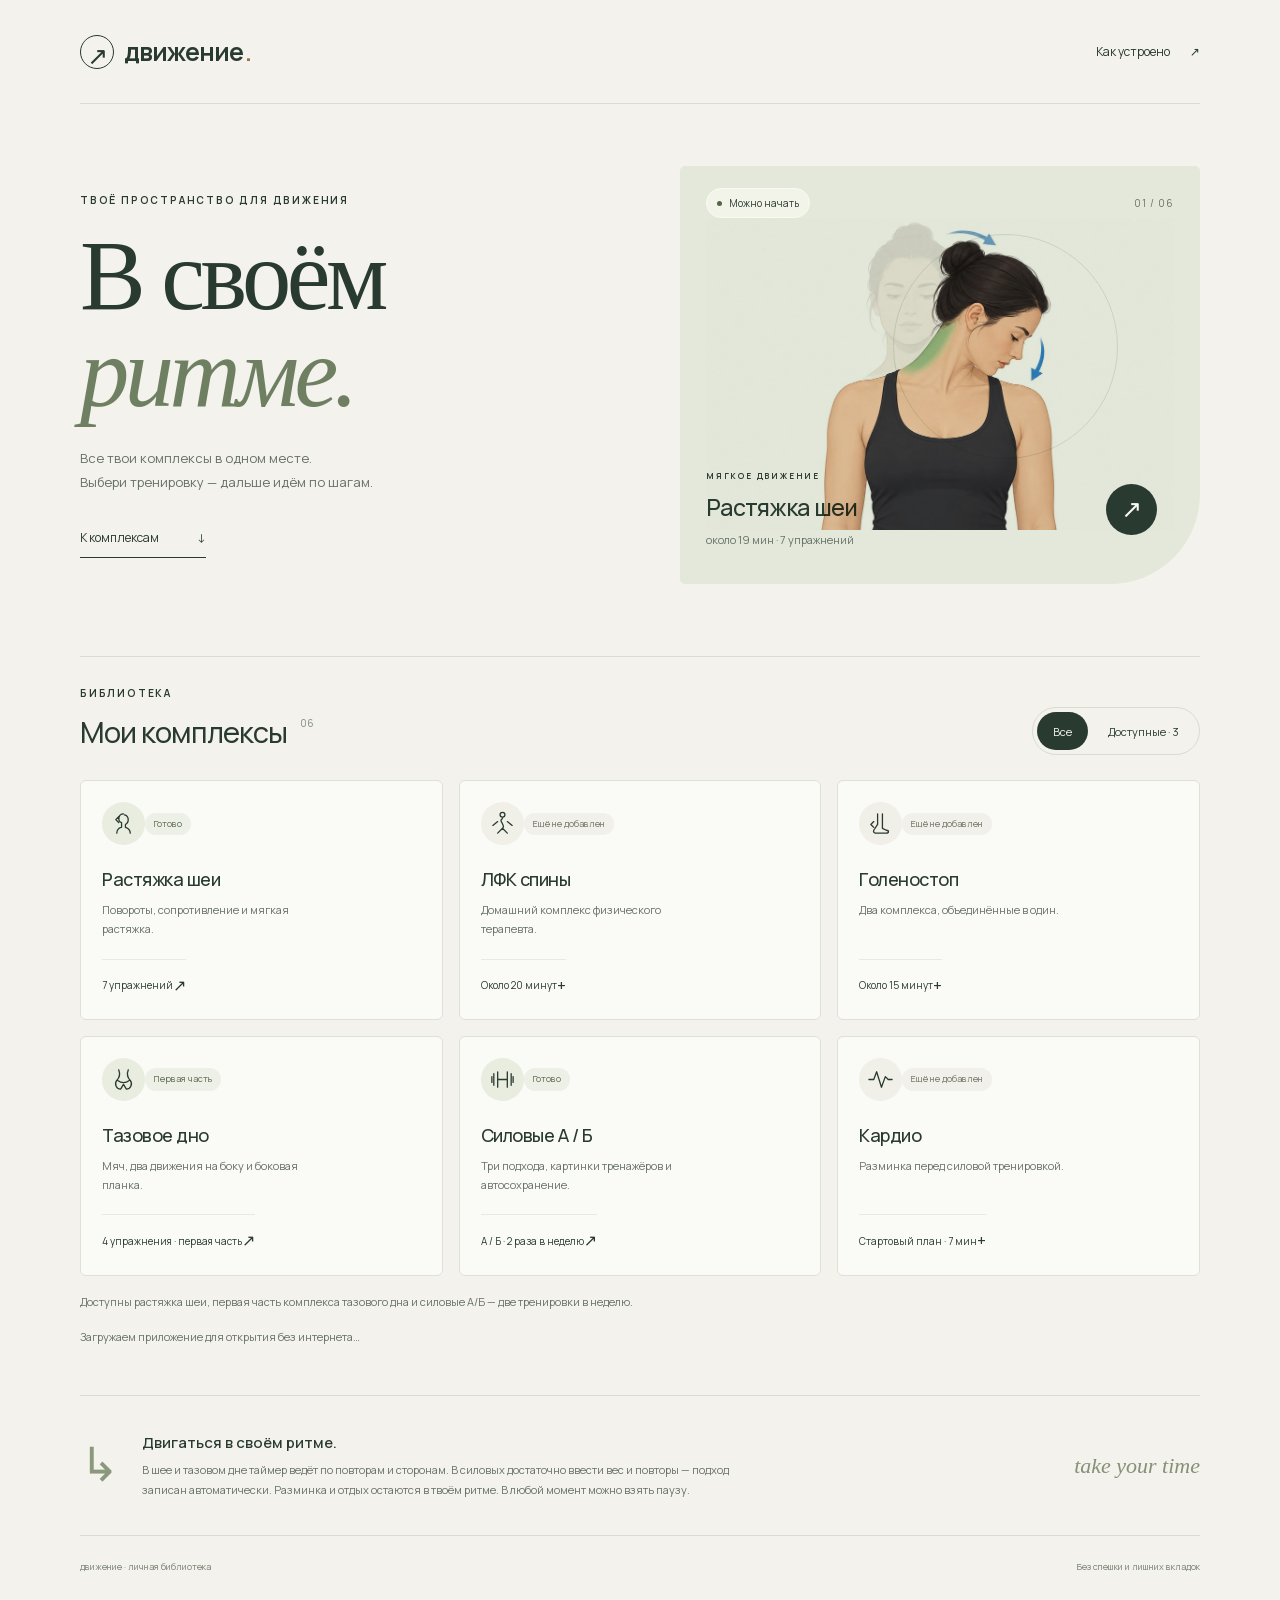
<file: index.html>
<!doctype html>
<html lang="ru">
<head>
  <meta charset="utf-8">
  <meta name="viewport" content="width=device-width, initial-scale=1, viewport-fit=cover">
  <meta name="theme-color" content="#f3f2ec">
  <meta name="apple-mobile-web-app-capable" content="yes">
  <meta name="apple-mobile-web-app-status-bar-style" content="default">
  <meta name="description" content="Личная библиотека комплексов с иллюстрациями, таймерами и звуковыми подсказками.">
  <title>Движение · Мои комплексы</title>
  <link rel="icon" href="icon.svg" type="image/svg+xml">
  <link rel="apple-touch-icon" href="icons/apple-touch-icon.png">
  <link rel="manifest" href="manifest.webmanifest">
  <link rel="stylesheet" href="style.css">
</head>
<body>
  <div id="library">
    <header class="topbar wrap">
      <a class="brand" href="#" aria-label="Движение — к комплексам"><span class="brand-symbol" aria-hidden="true">↗</span> движение<span class="brand-dot">.</span></a>
      <button class="quiet about-trigger">Как устроено <span aria-hidden="true">↗</span></button>
    </header>
    <main class="wrap">
      <section class="intro" aria-labelledby="intro-title">
        <div class="intro-copy">
          <p class="eyebrow">Твоё пространство для движения</p>
          <h1 id="intro-title">В своём<br><em>ритме.</em></h1>
          <p class="intro-text">Все твои комплексы в одном месте.<br>Выбери тренировку — дальше идём по шагам.</p>
          <a class="text-link" href="#complexes">К комплексам <span aria-hidden="true">↓</span></a>
        </div>
        <div class="feature">
          <div class="feature-top"><span class="pill"><i></i> Можно начать</span><span class="feature-number">01 / 06</span></div>
          <div class="feature-art"><span class="orbit" aria-hidden="true"></span><img src="assets/0b8dd18d-023c-4bc6-8fbe-576c2a634560.jpg" alt="Иллюстрация из комплекса: поворот головы с наклоном подбородка"></div>
          <div class="feature-bottom"><div><p class="eyebrow">Мягкое движение</p><h2>Растяжка шеи</h2><p class="meta"><span data-neck-duration>…</span> · 7 упражнений</p></div><button class="round start-neck" aria-label="Открыть комплекс растяжки шеи">↗</button></div>
        </div>
      </section>
      <section id="complexes" class="complexes" aria-labelledby="complexes-title">
        <div class="section-heading"><div><p class="eyebrow">Библиотека</p><h2 id="complexes-title">Мои комплексы<span class="count">06</span></h2></div><div class="filters" role="group" aria-label="Фильтр комплексов"><button class="filter active" data-filter="all" aria-pressed="true">Все</button><button class="filter" data-filter="ready" aria-pressed="false">Доступные · 3</button></div></div>
        <div class="grid" id="cards"></div>
        <p class="library-note">Доступны растяжка шеи, первая часть комплекса тазового дна и силовые А/Б — две тренировки в неделю.</p>
        <p class="library-note" id="offline-status" role="status">Загружаем приложение для открытия без интернета…</p>
      </section>
      <section class="note"><span class="note-mark" aria-hidden="true">↳</span><div><h2>Двигаться в своём ритме.</h2><p>В шее и тазовом дне таймер ведёт по повторам и сторонам. В силовых достаточно ввести вес и повторы — подход записан автоматически. Разминка и отдых остаются в твоём ритме. В любой момент можно взять паузу.</p></div><span class="note-sign" aria-hidden="true">take your time</span></section>
    </main>
    <footer class="wrap"><span>движение · личная библиотека</span><span>Без спешки и лишних вкладок</span></footer>
  </div>
  <section id="session" hidden aria-label="Тренировка">
    <header class="session-header"><button id="back" class="quiet">← К комплексам</button><span id="session-title">Растяжка шеи</span><span class="session-badge">Твой комплекс</span></header>
    <iframe id="player" title="Интерактивный комплекс растяжки шеи" allow="autoplay; screen-wake-lock" src="about:blank"></iframe>
  </section>
  <dialog id="details" aria-labelledby="detail-title"><button class="close" aria-label="Закрыть">×</button><p class="eyebrow" id="detail-tag">О комплексе</p><h2 id="detail-title"></h2><p id="detail-text"></p><div id="detail-extra"></div><button class="primary close-detail">Понятно</button></dialog>
  <dialog id="exit" aria-labelledby="exit-title"><p class="eyebrow">Тренировка на паузе</p><h2 id="exit-title">Вернуться к комплексам?</h2><p id="exit-copy">Текущий отсчёт сбросится. Если хочешь продолжить, останься на тренировке.</p><button class="primary" id="stay">Остаться</button><button class="quiet" id="leave">К комплексам</button></dialog>
  <script src="app.js"></script>
</body>
</html>
</file>
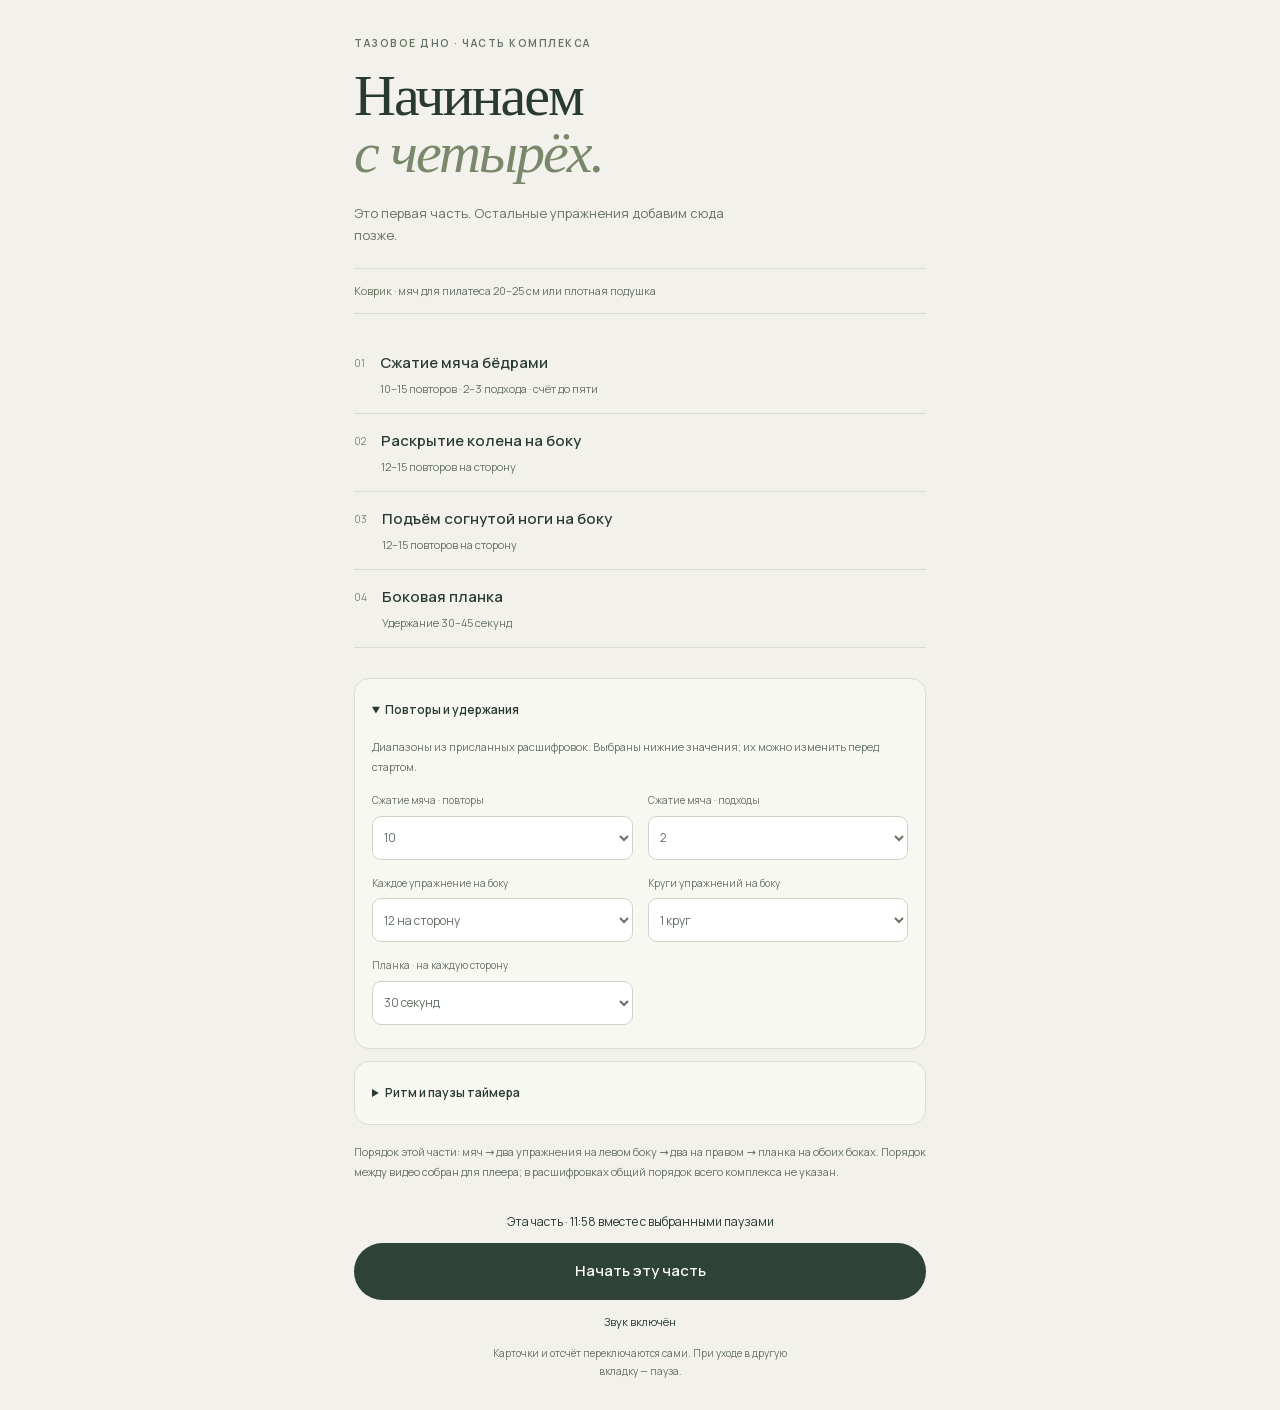
<file: pelvic.html>
<!doctype html>
<html lang="ru"><head><meta charset="utf-8"><meta name="viewport" content="width=device-width, initial-scale=1, viewport-fit=cover"><title>Тазовое дно · Первая часть</title><link rel="stylesheet" href="pelvic.css"></head>
<body>
<main id="pelvic-app">
  <section id="setup" class="page">
    <p class="eyebrow">Тазовое дно · Часть комплекса</p>
    <h1>Начинаем<br><em>с четырёх.</em></h1>
    <p class="lead">Это первая часть. Остальные упражнения добавим сюда позже.</p>
    <p class="equipment">Коврик · мяч для пилатеса 20–25 см или плотная подушка</p>
    <ol class="exercise-list" id="exercise-list"></ol>
    <details class="settings" open><summary>Повторы и удержания</summary><p class="settings-note">Диапазоны из присланных расшифровок. Выбраны нижние значения; их можно изменить перед стартом.</p>
      <div class="fields">
        <label>Сжатие мяча · повторы<select name="squeezeReps"><option value="10">10</option><option value="12">12</option><option value="15">15</option></select></label>
        <label>Сжатие мяча · подходы<select name="squeezeSets"><option value="2">2</option><option value="3">3</option></select></label>
        <label>Каждое упражнение на боку<select name="hipReps"><option value="12">12 на сторону</option><option value="15">15 на сторону</option></select></label>
        <label>Круги упражнений на боку<select name="hipRounds"><option value="1">1 круг</option><option value="2">2 круга · необязательно</option></select></label>
        <label>Планка · на каждую сторону<select name="plankSeconds"><option value="30">30 секунд</option><option value="45">45 секунд</option></select></label>
      </div>
    </details>
    <details class="settings"><summary>Ритм и паузы таймера</summary><p class="settings-note">Эти интервалы — настройки плеера: точного темпа и секунд отдыха в тексте нет. Счёт до пяти при сжатии мяча отображается как 5 секунд. Для планки здесь одно удержание на каждом боку; число подходов в записи не задано.</p>
      <div class="fields">
        <label>Движение на боку · один повтор<select name="repSeconds"><option value="4">4 секунды</option><option value="6" selected>6 секунд</option><option value="8">8 секунд</option></select></label>
        <label>Расслабление после сжатия<select name="releaseSeconds"><option value="3">3 секунды</option><option value="5" selected>5 секунд</option><option value="8">8 секунд</option></select></label>
        <label>Отдых и смена стороны<select name="restSeconds"><option value="15">15 секунд</option><option value="20" selected>20 секунд</option><option value="30">30 секунд</option></select></label>
        <label>Подготовка к упражнению<select name="prepSeconds"><option value="5">5 секунд</option><option value="10" selected>10 секунд</option><option value="15">15 секунд</option></select></label>
      </div>
    </details>
    <p class="sequence-note">Порядок этой части: мяч → два упражнения на левом боку → два на правом → планка на обоих боках. Порядок между видео собран для плеера; в расшифровках общий порядок всего комплекса не указан.</p>
    <div class="start-panel"><p id="duration"></p><button class="primary" id="start">Начать эту часть</button><button class="text-button sound-toggle">Звук включён</button><p class="small">Карточки и отсчёт переключаются сами. При уходе в другую вкладку — пауза.</p></div>
  </section>
  <section id="workout" hidden>
    <header class="progress-header"><div><span id="progress-label"></span><button id="stop" class="text-button">Стоп</button></div><div class="progress"><span id="progress-fill"></span></div></header>
    <div class="workout-content"><article class="exercise-card"><div id="illustration" class="illustration"></div><div class="card-body"><p class="eyebrow" id="exercise-tag"></p><h2 id="exercise-title"></h2><p class="dose" id="exercise-dose"></p><p class="side" id="side"></p><details id="technique"><summary>Техника выполнения</summary><ol id="steps"></ol><p id="exercise-note" class="small"></p><button id="source" class="text-button">Текст из записи ↗</button></details></div></article></div>
    <footer class="controls"><div class="timer-row"><div id="timer-ring" class="timer-ring"><span id="seconds">0</span></div><div class="timer-copy"><p id="phase"></p><h3 id="cue"></h3><p id="repetition"></p><p id="hint"></p></div></div><div class="transport"><button class="circle" id="prev" aria-label="Предыдущий блок">↤</button><button class="play" id="pause" aria-label="Пауза">Ⅱ</button><button class="circle" id="next" aria-label="Следующий блок">↦</button><button class="text-button sound-toggle" aria-label="Управление звуком">Звук включён</button></div><p class="part-label">Первая часть · остальные упражнения ещё не добавлены</p><div id="announcer" class="sr-only" aria-live="polite" aria-atomic="true"></div></footer>
  </section>
  <section id="done" class="page done" hidden><span class="done-icon" aria-hidden="true">✓</span><p class="eyebrow">Первая часть завершена</p><h1>На этом<br><em>пока всё.</em></h1><p class="lead">Это все добавленные упражнения этой части. Остальной комплекс появится здесь позже.</p><button class="primary" id="again">К настройкам</button></section>
</main>
<dialog id="source-dialog" aria-labelledby="source-title"><button id="source-close" class="text-button close" aria-label="Закрыть">×</button><p class="eyebrow">Присланная расшифровка</p><h2 id="source-title"></h2><p class="small">Дата в отчёте: 28.10.2026. Получено 03.11.2026. Само видео не просматривалось.</p><pre id="source-text"></pre></dialog>
<dialog id="stop-dialog" aria-labelledby="stop-title"><h2 id="stop-title">Остановить эту часть?</h2><p>Можно вернуться к настройкам или продолжить с текущего места.</p><button class="primary" id="keep">Продолжить</button><button class="text-button" id="reset">К настройкам</button></dialog>
<script src="pelvic-plan.js"></script><script src="pelvic-sources.js"></script><script src="pelvic.js"></script>
</body></html>
</file>
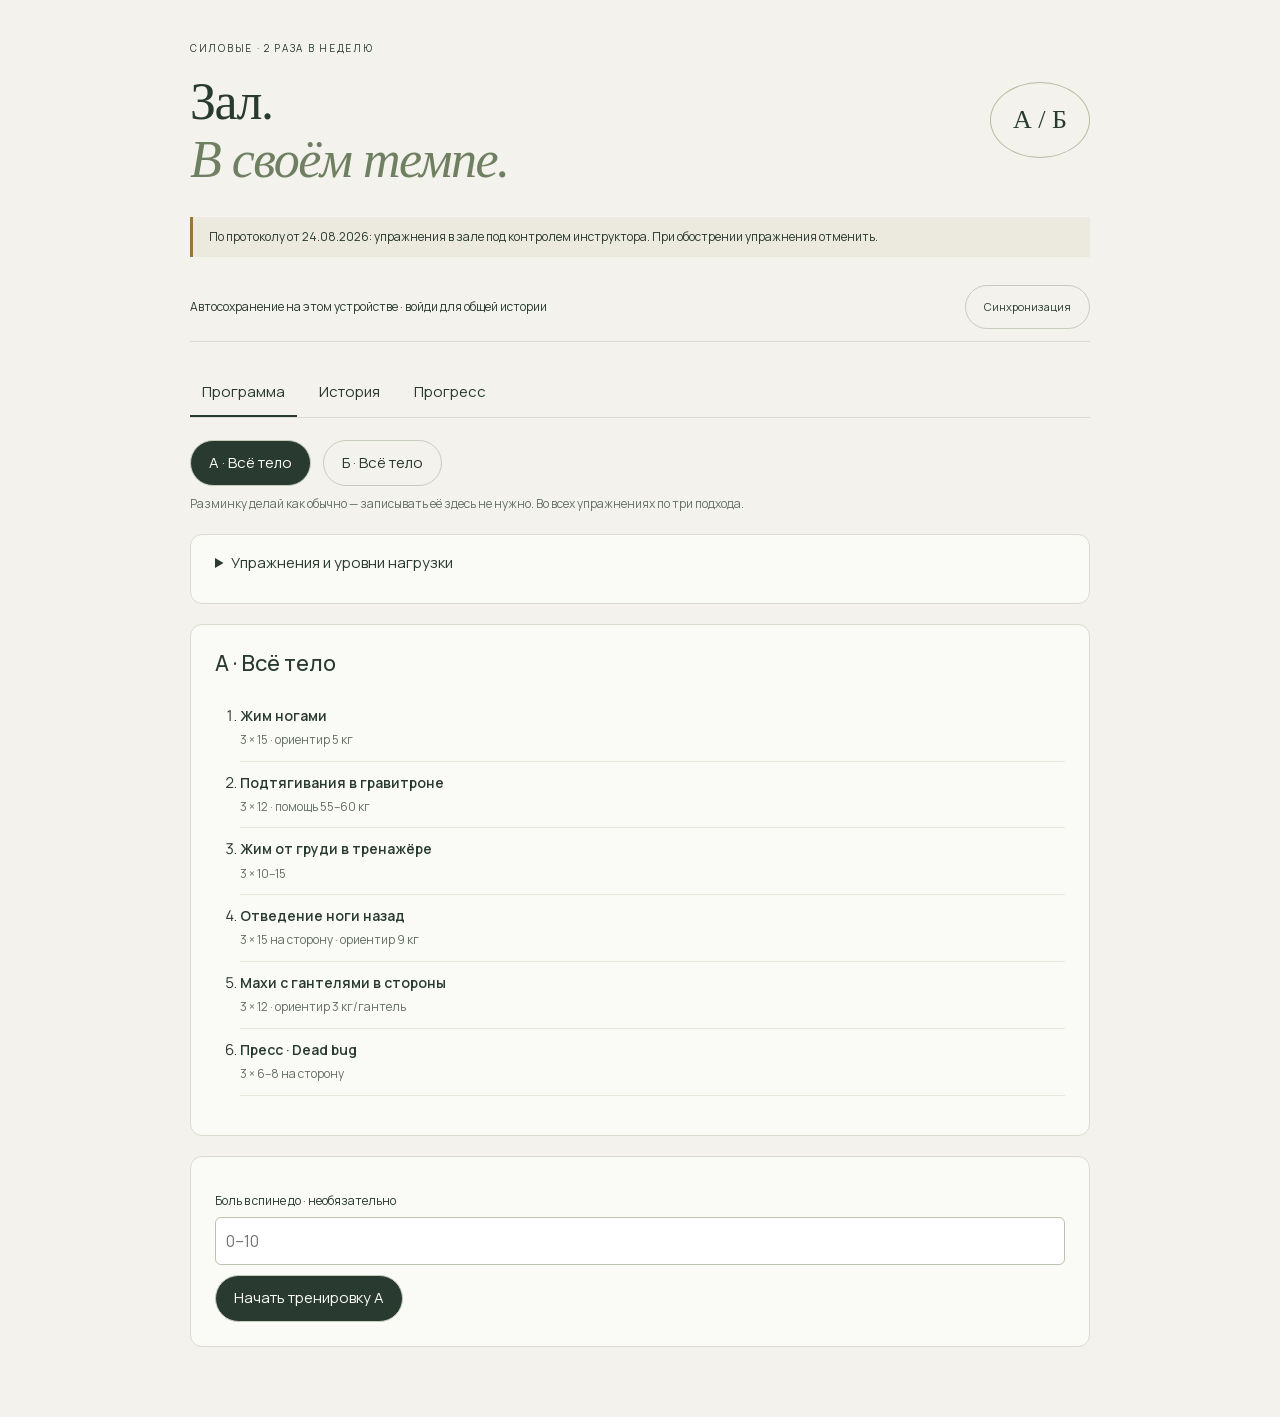
<file: strength.html>
<!doctype html>
<html lang="ru"><head><meta charset="utf-8"><meta name="viewport" content="width=device-width,initial-scale=1,viewport-fit=cover"><title>Силовые А / Б · Движение</title><link rel="stylesheet" href="strength.css"></head>
<body><main>
<header class="heading"><div><p class="eyebrow">Силовые · 2 раза в неделю</p><h1>Зал.<br><em>В своём темпе.</em></h1></div><span class="stamp">А / Б</span></header>
<p class="protocol">По протоколу от 24.08.2026: упражнения в зале под контролем инструктора. При обострении упражнения отменить.</p>
<div class="save-bar"><span id="save-status" role="status">Открываем записи…</span><button id="account-open">Синхронизация</button></div>
<p id="storage-warning" class="warning" role="alert" hidden></p>
<nav aria-label="Разделы силовых"><button data-view="plan" aria-current="page">Программа</button><button data-view="history">История</button><button data-view="progress">Прогресс</button></nav>
<section id="plan-view">
<div class="day-picker" role="group" aria-label="Тренировка"><button data-day="A" aria-pressed="true">А · Всё тело</button><button data-day="B" aria-pressed="false">Б · Всё тело</button></div>
<p class="muted">Разминку делай как обычно — записывать её здесь не нужно. Во всех упражнениях по три подхода.</p>
<details class="panel" id="settings"><summary>Упражнения и уровни нагрузки</summary><div id="alternatives"><label>Вертикальная тяга в А<select id="pull-variant"><option value="gravitron">Гравитрон · из записи тренера</option><option value="vertical">Верхний блок · прежний вариант</option></select></label><label>Ягодичный блок в А<select id="glute-variant"><option value="kickback">Отведение ноги назад · из записи тренера</option><option value="bridge">Ягодичный мост</option><option value="abduction">Разведение ног в тренажёре</option></select></label></div><div class="fields"><label>Смит<select id="smith-level"></select></label><label>Гиперэкстензия<select id="hyper-level"></select></label></div><p class="muted">Один вариант на блок. Уровни меняются только вручную; вес грифа в Смите не учитывается.</p></details>
<section class="panel"><h2 id="plan-title"></h2><ol id="exercise-list"></ol></section>
<section class="panel" id="start-panel"><label>Боль в спине до · необязательно<input id="pain-before" type="number" min="0" max="10" step="1" placeholder="0–10"></label><button id="start" class="primary" disabled>Начать тренировку А</button><button id="resume" hidden>Продолжить занятие</button></section>
</section>
<section id="workout-view" hidden>
<div class="session-top"><p id="position" class="eyebrow"></p><button id="finish-open">К итогу</button></div>
<section class="panel workout-card"><p id="exercise-tag" class="eyebrow"></p><h2 id="exercise-title"></h2><div id="exercise-art" class="exercise-art" role="img"></div><p class="image-caption">Схема типа оборудования. В твоём зале модель и крепления могут отличаться.</p><p id="exercise-target"></p><details><summary>Как узнать и выполнить</summary><p id="exercise-note" class="muted"></p></details><p id="previous" class="previous"></p><p id="load-note" class="muted"></p><div id="sets"></div><p id="exercise-status" class="muted" role="status"></p></section>
<div class="session-actions"><button id="prev">← Назад</button><button id="next" class="primary">Дальше →</button><button id="skip">Пропустить это упражнение</button></div>
<p class="muted">Ввела фактические вес и повторы — подход записан. Пустые поля не считаются выполнением. Подсказки в полях — только ориентиры.</p>
</section>
<section id="finish-view" class="panel" hidden><p class="eyebrow">После занятия</p><h2>Как себя чувствуешь?</h2><p id="completion-summary"></p><div class="fields"><label>Боль после · необязательно<input id="pain-after" type="number" min="0" max="10" step="1" placeholder="0–10"></label><label>Тяжесть · необязательно<input id="effort" type="number" min="1" max="10" step="1" placeholder="1–10"></label></div><label>Заметка<textarea id="session-note" rows="2" maxlength="2000" placeholder="Если хочется что-то отметить"></textarea></label><button id="save-session" class="primary">Завершить тренировку</button><button id="return-workout">К упражнениям</button><p class="muted">Всё введённое уже сохраняется — даже если закрыть занятие раньше.</p></section>
<section id="history-view" hidden><div class="section-top"><h2>История</h2><button id="export">Скачать копию</button></div><p id="history-storage" class="muted"></p><details class="panel"><summary>Не вижу прошлые тренировки</summary><p>Прежняя версия сохраняла записи только в том браузере и на том устройстве, где ты занималась. На iPhone Safari, в другом браузере и при открытии HTML-файла это разные копии. Кроме того, незавершённое занятие раньше не отображалось в истории.</p><p>Здесь показаны и незавершённые занятия. Если прошлые записи остались в другом браузере, открой тренажёр там, скачай копию и восстанови её здесь. Мы не можем восстановить данные, которые браузер уже удалил.</p><label>Восстановить из копии<input id="import" type="file" accept="application/json,.json"></label></details><div id="history-list"></div></section>
<section id="progress-view" hidden><h2>Прогресс</h2><p id="weekly-count" class="muted"></p><label>Упражнение<select id="progress-exercise"></select></label><p class="muted">Только фактически записанные подходы. В гравитроне указан вес помощи: меньше помощи — сложнее. Килограммы разных тренажёров между собой не сравниваем.</p><div class="table-scroll"><table><thead><tr><th>Дата</th><th>Подходы</th><th>Боль до → после</th><th>Следующее утро</th></tr></thead><tbody id="progress-rows"></tbody></table></div></section>
<p id="notice" role="status"></p>
</main>
<dialog id="account-dialog"><button id="account-close" class="close" aria-label="Закрыть">×</button><p class="eyebrow">Твои записи</p><h2>Одна история на всех устройствах</h2><p id="cloud-status"></p><div id="auth-form"><label>Email<input id="auth-email" type="email" autocomplete="email" placeholder="Твой email"></label><button id="auth-send" class="primary">Прислать ссылку для входа</button><details><summary>Ввести код из письма</summary><label>Код<input id="auth-code" inputmode="numeric" autocomplete="one-time-code"></label><button id="auth-verify">Войти по коду</button></details></div><div id="auth-connected" hidden><p id="auth-name"></p><button id="cloud-sync" class="primary">Синхронизировать</button><button id="cloud-import" hidden>Перенести записи этого браузера в базу</button><button id="auth-out">Выйти</button></div><p class="muted">Записи защищены входом. Без сети остаётся копия на устройстве; статус покажет, когда изменения дошли до базы. Для телефона и компьютера используй один email.</p></dialog>
<dialog id="skip-dialog"><h2>Пропустить упражнение?</h2><p>В нём уже есть введённые подходы. Они останутся в истории; упражнение будет помечено как пропущенное и не войдёт в прогресс.</p><button id="skip-confirm" class="primary">Пропустить</button><button id="skip-cancel">Оставить</button></dialog>
<script src="strength-plan.js"></script><script src="strength-core.js"></script><script src="strength-store.js"></script><script src="strength-config.js"></script><script src="strength-cloud.js"></script><script src="strength.js"></script>
</body></html>
</file>
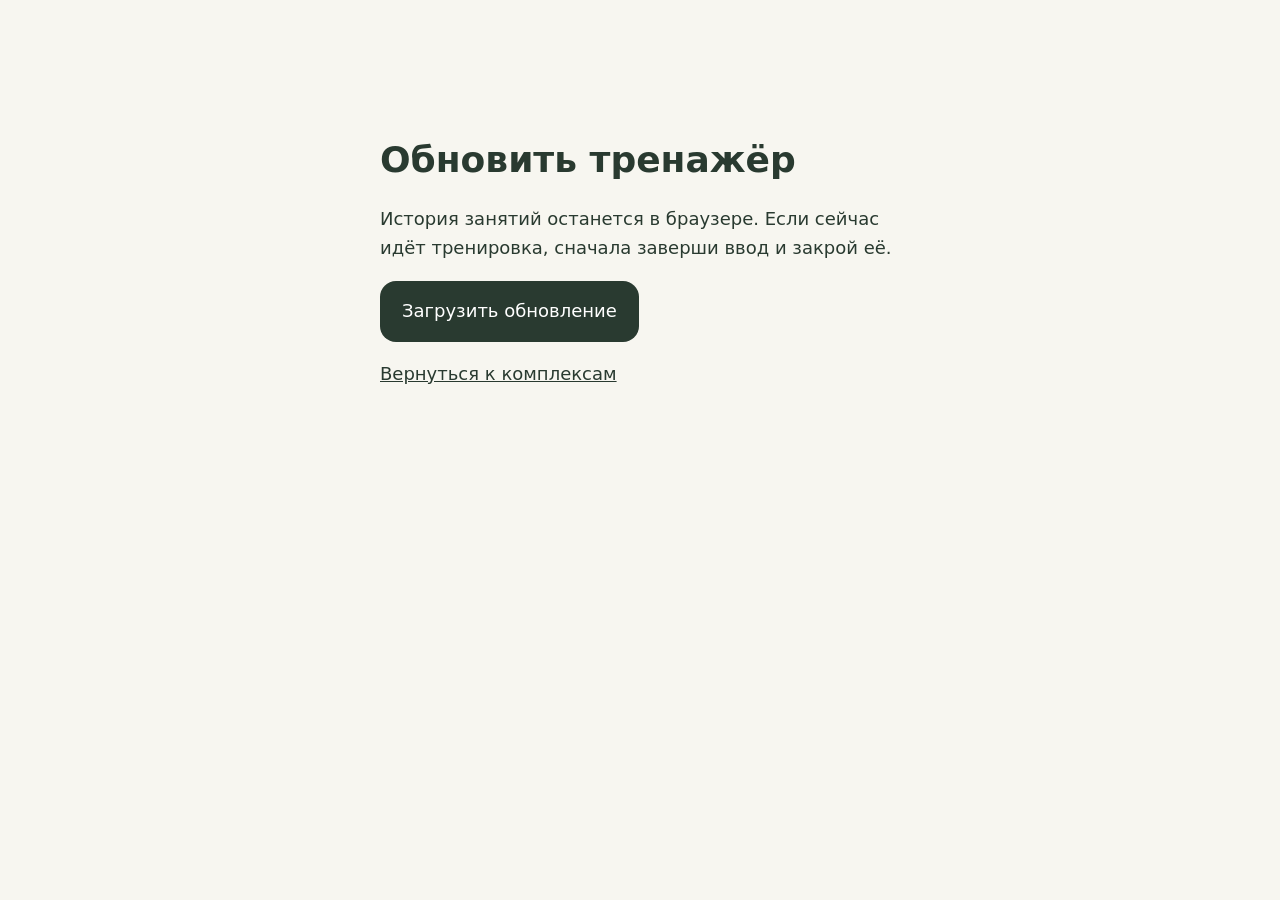
<file: update.html>
<!doctype html><html lang="ru"><meta charset="utf-8"><meta name="viewport" content="width=device-width,initial-scale=1"><title>Обновление · Движение</title>
<style>body{margin:0;background:#f7f6f0;color:#293a30;font:18px/1.6 system-ui}main{max-width:520px;margin:10vh auto;padding:24px}h1{line-height:1.2}button{font:inherit;padding:16px 22px;border:0;border-radius:16px;background:#293a30;color:white;cursor:pointer}button:disabled{opacity:.6}a{color:inherit}</style>
<main><h1>Обновить тренажёр</h1><p>История занятий останется в браузере. Если сейчас идёт тренировка, сначала заверши ввод и закрой её.</p><button id="update">Загрузить обновление</button><p id="status" role="status"></p><a href="./">Вернуться к комплексам</a></main>
<script>
const button=document.querySelector('#update'),status=document.querySelector('#status');let registration;
function ready(){if(registration.waiting){button.disabled=false;button.textContent='Открыть обновлённый тренажёр';status.textContent='Обновление готово. Можно открыть новую версию.';}}
function watch(){const worker=registration.installing;if(worker)worker.addEventListener('statechange',()=>{if(worker.state==='installed')ready();if(worker.state==='redundant'){button.disabled=false;status.textContent='Загрузка не завершилась. Проверь интернет и попробуй ещё раз.';}});}
navigator.serviceWorker.addEventListener('controllerchange',()=>location.replace('./'));
button.addEventListener('click',async()=>{try{
 if(registration?.waiting){button.disabled=true;registration.waiting.postMessage('ACTIVATE_UPDATE');return;}
 button.disabled=true;status.textContent='Загружаем новую версию и картинки…';
 registration=await navigator.serviceWorker.register('./sw.js',{updateViaCache:'none'});
 registration.addEventListener('updatefound',watch);watch();
 await registration.update();ready();
 if(!registration.waiting&&!registration.installing){button.disabled=false;button.textContent='Загрузить обновление';status.textContent='Установлена последняя версия. Можно вернуться к комплексам.';}
}catch(error){button.disabled=false;status.textContent='Не удалось загрузить обновление: '+error.message;}});
</script></html>
</file>
<file: style.css>
@font-face{font-family:Manrope;src:url('assets/02554947-4873-47db-a2d0-b6fbcda2dde4.woff2')}@font-face{font-family:Manrope;src:url('assets/6608d240-a9f6-48f8-a94c-87954d14d323.woff2');unicode-range:U+0000-00FF,U+2000-206F,U+2190-21FF}
:root{--paper:#f3f2ec;--ink:#293a30;--muted:#667166;--line:#dadcd1;--sage:#e3e8da;--white:#fafaf6;--serif:Georgia,'Times New Roman',serif;color-scheme:light}*{box-sizing:border-box}html{scroll-behavior:smooth;scroll-padding-top:24px}body{margin:0;background:var(--paper);color:var(--ink);font:15px/1.6 Manrope,system-ui,sans-serif}button,a{-webkit-tap-highlight-color:transparent}button{font:inherit;cursor:pointer;color:inherit}button:focus-visible,a:focus-visible{outline:3px solid #9b733f;outline-offset:5px}button{touch-action:manipulation}a{color:inherit;text-decoration:none}[hidden]{display:none!important}.wrap{width:min(1120px,calc(100% - 96px));margin:auto}.topbar{height:104px;display:flex;align-items:center;justify-content:space-between;border-bottom:1px solid var(--line)}.brand{font-size:25px;font-weight:650;letter-spacing:-1px;display:flex;align-items:center;gap:10px}.brand-symbol{font-size:25px;border:1px solid var(--ink);width:34px;height:34px;border-radius:50%;display:grid;place-items:center;font-weight:400}.brand-dot{color:#9b733f;margin-left:-8px}.quiet{background:none;border:0;padding:12px 0;min-height:44px}.about-trigger{font-size:12px;display:flex;gap:20px;align-items:center}.intro{display:grid;grid-template-columns:1fr 1fr;gap:80px;padding:62px 0 72px;align-items:center}.eyebrow{font-size:10px;font-weight:650;text-transform:uppercase;letter-spacing:1.8px;margin:0 0 20px}.intro h1{font-weight:400;font-family:var(--serif);font-size:clamp(66px,7.7vw,103px);line-height:.98;letter-spacing:-4.5px;margin:0 0 25px}.intro h1 em{font-weight:400;color:#6f7f61}.intro-text{color:var(--muted);line-height:1.85;font-size:13px;margin:0 0 23px}.text-link{font-size:12px;display:inline-flex;gap:38px;align-items:center;border-bottom:1px solid var(--ink);padding:10px 0}.feature{border-radius:5px 5px 90px 5px;background:var(--sage);min-height:418px;overflow:hidden;position:relative;padding:22px 26px 28px}.feature-top{display:flex;align-items:center;justify-content:space-between;position:relative;z-index:1}.pill{font-size:10px;background:#f9faf2b8;border:1px solid #f9faf2;border-radius:30px;padding:6px 10px;display:inline-flex;gap:7px;align-items:center}.pill i{width:5px;height:5px;background:#536547;border-radius:50%}.feature-number{font-size:10px;letter-spacing:1px;color:#68765d}.feature-art{height:252px;display:grid;place-items:center;position:relative}.feature-art img{width:100%;height:100%;object-fit:contain;mix-blend-mode:multiply;position:relative;z-index:1}.orbit{position:absolute;border:1px solid #bac6ad;border-radius:50%;width:225px;height:225px;right:12%;top:16px;opacity:.6}.feature-bottom{display:flex;justify-content:space-between;gap:10px;align-items:center;padding-right:17px}.feature-bottom .eyebrow{font-size:8px;margin-bottom:6px}.feature-bottom h2{font-size:23px;font-weight:500;letter-spacing:-.7px;margin:0 0 5px}.meta{font-size:11px;color:var(--muted);margin:0}.round{width:51px;height:51px;border:0;border-radius:50%;background:var(--ink);color:var(--white);font-size:25px;transition:transform .2s}.round:hover{transform:translate(2px,-2px)}.complexes{padding-top:28px;border-top:1px solid var(--line)}.section-heading{display:flex;justify-content:space-between;align-items:end;margin-bottom:25px;gap:15px}.section-heading .eyebrow{margin-bottom:8px}.section-heading h2{font-size:29px;font-weight:450;letter-spacing:-1px;margin:0;display:flex;gap:13px;align-items:start}.count{font-size:10px;letter-spacing:0;color:#8b9387;margin-top:6px}.filters{display:flex;border:1px solid var(--line);border-radius:28px;padding:4px;gap:4px}.filter{background:none;border:0;border-radius:24px;padding:9px 16px;font-size:11px;min-height:38px}.filter.active{background:var(--ink);color:var(--white)}.grid{display:grid;grid-template-columns:repeat(3,1fr);gap:16px}.card{background:var(--white);border:1px solid #dfe1d5;border-radius:6px;min-height:226px;padding:21px;display:flex;flex-direction:column;position:relative;text-align:left;transition:border-color .2s,transform .2s}.card:hover{border-color:#9baa90;transform:translateY(-3px)}.card-top{display:flex;align-items:center;justify-content:space-between;margin-bottom:20px}.card-icon{width:43px;height:43px;border-radius:50%;background:#e9eddf;display:grid;place-items:center}.card-icon svg{width:27px;height:27px;stroke:var(--ink);fill:none;stroke-width:1.35;stroke-linecap:round;stroke-linejoin:round}.status{font-size:9px;color:#65725a;background:#edf0e6;border-radius:18px;padding:4px 9px}.card.pending .status{background:#f1f0ea;color:#78796c}.card.pending .card-icon{background:#f0efe8}.card h3{font-size:18px;font-weight:500;letter-spacing:-.5px;margin:0 0 7px}.card p{font-size:11px;line-height:1.7;color:var(--muted);margin:0 0 20px;max-width:220px}.card-bottom{display:flex;justify-content:space-between;align-items:center;font-size:10px;margin-top:auto;border-top:1px solid #e8e9df;padding-top:13px}.card-bottom span:last-child{font-size:16px}.library-note{font-size:11px;color:var(--muted);margin:17px 0 0}.note{display:flex;align-items:center;gap:23px;padding:32px 0;margin-top:50px;border-top:1px solid var(--line);border-bottom:1px solid var(--line)}.note-mark{font-family:var(--serif);font-size:47px;color:#8a987c}.note h2{font-size:15px;font-weight:550;margin:0 0 5px}.note p{max-width:620px;font-size:11px;color:var(--muted);margin:0;line-height:1.8}.note-sign{margin-left:auto;white-space:nowrap;font-family:var(--serif);font-size:22px;font-style:italic;color:#849177}footer{display:flex;justify-content:space-between;padding:24px 0 30px;font-size:9px;color:#7e8879}dialog{border:1px solid var(--line);border-radius:22px;background:var(--paper);color:var(--ink);padding:36px;max-width:460px;width:calc(100% - 32px);box-shadow:0 25px 100px #1d2a2733}dialog::backdrop{background:#23302a88;backdrop-filter:blur(5px)}dialog h2{font-size:27px;line-height:1.25;letter-spacing:-.8px;font-weight:500;margin:8px 0 18px}dialog p:not(.eyebrow){font-size:13px;color:var(--muted);line-height:1.9}dialog .eyebrow{margin-bottom:12px}dialog .close{position:absolute;top:10px;right:15px;width:44px;height:44px;font-size:25px;background:none;border:0}.primary{display:block;width:100%;padding:15px 20px;min-height:52px;border-radius:30px;background:var(--ink);color:#fff;border:0;font-size:13px;margin-top:24px}#detail-extra{font-size:11px;line-height:1.8;border-top:1px solid var(--line);padding-top:15px;color:var(--muted)}#detail-extra:empty{display:none}#exit .quiet{display:block;margin:10px auto 0;padding:10px}#session{height:100vh;height:100dvh;display:flex;flex-direction:column;background:#f2f1ec}.session-header{flex:none;height:58px;border-bottom:1px solid var(--line);display:flex;justify-content:space-between;align-items:center;padding:0 24px;gap:15px;font-size:12px}.session-header button{font-size:12px}.session-badge{font-size:10px;color:var(--muted)}#player{border:0;width:100%;flex:1;min-height:0;background:#f2f1ec}body.in-session{overflow:hidden}#detail-extra a{text-decoration:underline}
@media(min-width:1440px){.intro{padding:80px 0 85px}.feature{min-height:450px}.feature-art{height:280px}}
@media(max-width:850px){.wrap{width:calc(100% - 48px)}.intro{gap:30px;padding:42px 0 48px}.intro h1{font-size:76px}.grid{grid-template-columns:repeat(2,1fr)}.feature{padding:18px;min-height:390px;border-bottom-right-radius:65px}.feature-art{height:235px}.feature-bottom h2{font-size:20px}.note-sign{display:none}}
@media(max-width:560px){.wrap{width:calc(100% - 40px)}.topbar{height:78px}.brand{font-size:21px}.brand-symbol{width:29px;height:29px;font-size:22px}.about-trigger{font-size:10px;gap:9px}.intro{grid-template-columns:1fr;gap:28px;padding:35px 0 40px}.intro .eyebrow{font-size:9px;margin-bottom:17px}.intro h1{font-size:79px;letter-spacing:-3.5px;margin-bottom:18px}.intro-text{font-size:12px;margin-bottom:9px}.intro-copy{position:relative}.text-link{gap:25px;font-size:11px;padding:6px 0}.feature{min-height:340px;padding:17px 20px 24px;border-bottom-right-radius:65px}.feature-art{height:205px}.orbit{height:190px;width:190px;right:18%;top:10px}.feature-bottom{padding-right:12px}.feature-bottom h2{font-size:23px}.feature-bottom .eyebrow{margin-bottom:5px;font-size:8px}.complexes{padding-top:23px}.section-heading{align-items:start;flex-direction:column;gap:17px}.section-heading h2{font-size:26px}.filters{align-self:start}.filter{font-size:10px;padding:6px 15px;min-height:34px}.grid{gap:10px}.card{padding:15px 12px;min-height:233px}.card-top{align-items:start;gap:5px;margin-bottom:18px;flex-direction:column}.card-icon{width:36px;height:36px}.card-icon svg{width:24px;height:24px}.status{font-size:8px;padding:3px 7px;position:absolute;right:10px;top:21px}.card h3{font-size:16px;line-height:1.35;min-height:43px;letter-spacing:-.5px}.card p{font-size:10px;margin-bottom:15px}.card-bottom{font-size:9px}.library-note{font-size:10px;line-height:1.8}.note{margin-top:30px;gap:15px;padding:25px 0;align-items:start}.note h2{font-size:13px}.note p{font-size:10px}.note-mark{font-size:35px;line-height:1.1}footer{font-size:8px;gap:15px}.session-header{height:52px;padding:0 14px;font-size:10px}.session-header button{font-size:11px}.session-badge{display:none}dialog{padding:30px 24px}}
@media(prefers-reduced-motion:reduce){html{scroll-behavior:auto}*,*::before,*::after{transition:none!important;animation:none!important}}
</file>
<file: pelvic.css>
@font-face{font-family:Manrope;src:url('assets/02554947-4873-47db-a2d0-b6fbcda2dde4.woff2')}@font-face{font-family:Manrope;src:url('assets/6608d240-a9f6-48f8-a94c-87954d14d323.woff2');unicode-range:U+0000-00FF,U+2000-206F,U+2190-21FF}*{box-sizing:border-box}body{margin:0;background:#f2f1ec;color:#293a30;font:14px/1.65 Manrope,system-ui,sans-serif}button,select{font:inherit;color:inherit;touch-action:manipulation}button{cursor:pointer}button:focus-visible,select:focus-visible,summary:focus-visible{outline:3px solid #9b733f;outline-offset:4px}[hidden]{display:none!important}.page{max-width:620px;margin:auto;padding:35px 24px 30px}.eyebrow{font-size:10px;font-weight:650;letter-spacing:1.5px;text-transform:uppercase;margin:0 0 15px;color:#64735d}h1{font:400 58px/.99 Georgia,serif;letter-spacing:-2px;margin:0 0 22px}h1 em{color:#79886b;font-weight:400}.lead{font-size:13px;color:#667166;max-width:400px}.equipment{font-size:11px;margin:22px 0;padding:13px 0;border-block:1px solid #daded2;color:#65725e}.exercise-list{list-style:none;padding:0;margin:0 0 30px}.exercise-list>li{display:flex;gap:15px;border-bottom:1px solid #daded2;padding:15px 0}.exercise-list .num{font-size:10px;color:#79886b;padding-top:4px}.exercise-list h2{font-size:15px;font-weight:550;margin:0 0 4px}.exercise-list p{font-size:11px;margin:0;color:#667166}.exercise-list button{border:0;background:none;padding:0;text-align:left}.settings{border:1px solid #daded2;border-radius:15px;padding:15px 17px;margin:12px 0;background:#f8f8f2}summary{cursor:pointer;font-size:12px;font-weight:600;min-height:32px;line-height:32px}.settings-note,.sequence-note{font-size:11px;color:#667166;line-height:1.8}.fields{display:grid;grid-template-columns:1fr 1fr;gap:15px;margin:16px 0 8px}.fields label{display:flex;flex-direction:column;gap:7px;font-size:10px;color:#667166}select{width:100%;background:#fff;border:1px solid #cdd5c5;border-radius:9px;min-height:44px;padding:7px;font-size:12px}.sequence-note{padding:5px 0}.start-panel{text-align:center;margin-top:25px}.start-panel>p:first-child{font-size:12px}.primary{border:0;border-radius:30px;width:100%;background:#2f4237;color:#fff;padding:16px 24px;min-height:55px;font-size:15px;font-weight:550}.text-button{border:0;background:none;font-size:11px;min-height:44px;padding:8px 10px}.small{font-size:10px;color:#667166;line-height:1.8}.start-panel .small{max-width:330px;margin:0 auto}.progress-header{padding:12px 20px 10px;flex:none}.progress-header>div:first-child{display:flex;align-items:center;justify-content:space-between;font-size:11px;color:#667166}.progress{height:4px;background:#d9ded5;border-radius:3px;overflow:hidden}.progress span{display:block;background:#2f4237;height:100%;width:0%}#workout{height:100vh;height:100dvh;max-width:560px;margin:auto;display:flex;flex-direction:column}.workout-content{overflow-y:auto;min-height:0;flex:1;padding:5px 16px 16px}.exercise-card{background:#fbfaf7;border:1px solid #e4e1d9;border-radius:24px;overflow:hidden}.illustration{background:#e7ece3;height:clamp(180px,30vh,280px);display:grid;place-items:center;position:relative;overflow:hidden}.illustration img{position:absolute;inset:0;display:block;width:100%;height:100%;object-fit:contain;mix-blend-mode:multiply}.illustration .schematic{position:absolute;bottom:7px;left:14px;font-size:8px;color:#839079}.card-body{padding:20px}.card-body .eyebrow{font-size:9px;margin:0 0 8px}.card-body h2{font-size:23px;font-weight:500;letter-spacing:-.7px;line-height:1.25;margin:0 0 12px}.dose{font-size:10px;border-radius:16px;background:#e9eddf;padding:5px 10px;display:inline-block;margin:0 0 10px}.side{font-size:13px;font-weight:600;margin:0 0 8px}.card-body details{border-top:1px solid #e4e1d9;padding-top:6px}.card-body ol{padding-left:19px;font-size:12px}.card-body li{margin:9px 0}.controls{flex:none;background:#fff;border-radius:24px 24px 0 0;padding:16px 20px max(12px,env(safe-area-inset-bottom));box-shadow:0 -8px 30px #1f242108}.timer-row{display:flex;align-items:center;gap:17px}.timer-ring{width:95px;height:95px;flex:none;border-radius:50%;display:grid;place-items:center;background:conic-gradient(#2f4237 var(--angle,0deg),#e3e7e0 0deg);position:relative}.timer-ring:before{content:'';position:absolute;inset:6px;border-radius:50%;background:#fff}.timer-ring span{font-size:34px;font-weight:350;position:relative;font-variant-numeric:tabular-nums}.timer-copy{flex:1;min-width:0}.timer-copy p{margin:3px 0;font-size:10px;color:#65725e}.timer-copy h3{font-size:18px;line-height:1.2;font-weight:550;margin:3px 0}#phase{font-size:9px;font-weight:650;text-transform:uppercase;letter-spacing:1px}#repetition{font-weight:550}#hint{font-size:10px;line-height:1.4}.transport{display:flex;gap:16px;align-items:center;justify-content:center;margin-top:12px}.circle{border-radius:50%;background:#fff;border:1px solid #cbd1c8;width:45px;height:45px;font-size:22px}.play{border:0;border-radius:50%;background:#2f4237;color:#fff;width:60px;height:60px;font-size:23px}.transport .sound-toggle{max-width:80px;font-size:9px;padding:3px}.part-label{font-size:8px;text-align:center;color:#7c8675;margin:8px 0 0}.sr-only{position:absolute;width:1px;height:1px;overflow:hidden;clip-path:inset(50%)}.done{min-height:100vh;min-height:100dvh;display:flex;flex-direction:column;align-items:center;justify-content:center;text-align:center}.done-icon{width:70px;height:70px;border-radius:50%;display:grid;place-items:center;background:#2f4237;color:#fff;font-size:30px;margin-bottom:25px}.done .primary{max-width:350px;margin-top:25px}dialog{max-width:600px;width:calc(100% - 30px);border:1px solid #cdd5c5;border-radius:22px;padding:28px;background:#f8f8f2;color:#293a30;max-height:85vh;overflow-y:auto}dialog::backdrop{background:#23302a88;backdrop-filter:blur(4px)}dialog h2{font-size:22px;line-height:1.3;font-weight:500}dialog p{font-size:12px}dialog pre{white-space:pre-wrap;font:12px/1.9 Manrope,system-ui,sans-serif}.close{position:absolute;right:12px;top:7px;font-size:25px}#stop-dialog{max-width:400px;text-align:center}#stop-dialog .primary{margin-top:15px}@media(max-width:390px){.page{padding:25px 18px}.fields{grid-template-columns:1fr}.card-body{padding:15px}.timer-ring{width:78px;height:78px}.timer-copy h3{font-size:16px}.controls{padding:12px 15px}.transport{gap:12px}.illustration{height:220px}}@media(prefers-reduced-motion:reduce){*{scroll-behavior:auto!important;transition:none!important}}
</file>
<file: strength.css>
@font-face{font-family:Manrope;src:url('assets/02554947-4873-47db-a2d0-b6fbcda2dde4.woff2')}@font-face{font-family:Manrope;src:url('assets/6608d240-a9f6-48f8-a94c-87954d14d323.woff2');unicode-range:U+0000-00FF,U+2000-206F,U+2190-21FF}
:root{font-family:Manrope,system-ui,sans-serif;color:#293a30;background:#f3f2ec;font-size:15px;line-height:1.65;color-scheme:light}*{box-sizing:border-box}[hidden]{display:none!important}body{margin:0}main{width:min(900px,calc(100% - 48px));margin:32px auto 70px}h1{font:400 clamp(30px,5vw,52px)/1.12 Georgia,serif;letter-spacing:-1.5px;margin:10px 0 20px}h1 em{color:#6f7f61}h2{font-size:22px;font-weight:500;line-height:1.35;margin:0 0 16px}p{margin:8px 0 16px}.heading,.session-top,.section-top{display:flex;justify-content:space-between;align-items:center;gap:12px}.stamp{border:1px solid #b1bc9f;border-radius:50%;padding:22px;font:26px Georgia,serif;white-space:nowrap}.eyebrow{font-size:10px;letter-spacing:1.7px;text-transform:uppercase}.muted{color:#667166;font-size:12px}.protocol{border-left:3px solid #9b733f;padding:10px 16px;font-size:12px;background:#ece9de}.panel{background:#fafaf6;border:1px solid #dadcd1;border-radius:12px;padding:24px;margin:20px 0}nav{display:flex;border-bottom:1px solid #dadcd1;gap:10px;margin:28px 0 22px}button{font:inherit;cursor:pointer;color:inherit;border:1px solid #c6cdbe;background:transparent;border-radius:24px;min-height:44px;padding:10px 18px;touch-action:manipulation}button:hover{background:#e3e8da}button:disabled{opacity:.5;cursor:default}nav button{border:0;border-radius:0;border-bottom:2px solid transparent;padding:10px 12px}nav button[aria-current=page]{border-color:#293a30}.primary,button[aria-pressed=true]{background:#293a30;color:#fafaf6}.primary:hover{background:#435543}button:focus-visible,input:focus-visible,select:focus-visible,textarea:focus-visible{outline:3px solid #9b733f;outline-offset:3px}.day-picker,.fields,.session-actions{display:flex;gap:12px;flex-wrap:wrap}.fields>*{flex:1;min-width:180px}label{display:block;font-size:12px;margin:10px 0}input,select,textarea{font:inherit;font-size:16px;background:#fff;color:#293a30;border:1px solid #b9c3b0;border-radius:6px;padding:10px;width:100%;min-height:44px;margin-top:6px}input[type=checkbox]{width:24px;min-height:24px;accent-color:#435543}input:invalid{border-color:#a34333}ol{padding-left:25px}li{padding:9px 0;border-bottom:1px solid #e6e8de}li strong{display:block;font-weight:600;font-size:14px}li span{font-size:12px;color:#667166}.workout-card h2{font:36px/1.15 Georgia,serif}.previous{font-size:12px;background:#edf0e6;padding:10px;border-radius:6px}.set-row{display:grid;grid-template-columns:35px repeat(3,minmax(0,1fr)) 70px;align-items:end;gap:9px;border-top:1px solid #e1e5d8;padding:12px 0}.set-row:not(.bilateral){grid-template-columns:35px repeat(2,minmax(0,1fr)) 80px}.set-row .done{display:flex;align-items:center;gap:5px;flex-wrap:wrap;font-size:10px;justify-content:center}.set-row.done-row{background:#eef2e7}.timer{display:flex;align-items:center;justify-content:space-between;background:#e3e8da;gap:16px}.timer p{font-size:12px;margin:0}.timer output{font:54px/1.3 Georgia,serif;font-variant-numeric:tabular-nums}.timer-buttons{display:flex;gap:8px;flex-wrap:wrap;justify-content:end}.sound{display:flex;align-items:center;gap:8px;width:100%;justify-content:end}.sound input{margin:0}.session-actions{justify-content:space-between}.warning{background:#ffe4d5;color:#6b291d;padding:12px}.history-card{background:#fafaf6;border:1px solid #dadcd1;padding:20px;border-radius:8px;margin:16px 0}.history-card h3{margin:0;font-size:17px}.history-card p{font-size:12px}.history-card details{font-size:12px}.restore{max-width:300px}.table-scroll{overflow:auto}table{width:100%;border-collapse:collapse;font-size:12px;text-align:left}td,th{padding:14px 10px;border-bottom:1px solid #dadcd1;min-width:100px}dialog{color:inherit;background:#fafaf6;max-width:min(460px,92vw);border:1px solid #b9c3b0;border-radius:12px;padding:28px}dialog::backdrop{background:#293a3060}#notice{font-size:12px}#save-session{margin-top:12px}
@media(max-width:560px){main{width:calc(100% - 28px);margin-top:22px}.stamp{padding:15px;font-size:20px}.panel{padding:18px}.day-picker{gap:7px}.day-picker button{font-size:12px;padding:10px 12px}nav{gap:0}nav button{flex:1;font-size:13px}.workout-card h2{font-size:29px}.set-row,.set-row:not(.bilateral){gap:5px;grid-template-columns:22px repeat(2,minmax(0,1fr)) 52px}.set-row.bilateral{grid-template-columns:18px repeat(3,minmax(0,1fr)) 43px}.set-row label{font-size:9px}.set-row input{padding:7px 3px}.timer{padding:18px}.timer output{font-size:46px}.timer-buttons{max-width:166px}.timer-buttons button{font-size:12px;padding:8px 12px}.section-top button{font-size:11px}.session-actions button{font-size:12px;padding:10px 13px}.fields>*{min-width:140px}.heading{align-items:start}}
.save-bar{display:flex;align-items:center;justify-content:space-between;gap:12px;padding:12px 0;border-bottom:1px solid #dadcd1;font-size:12px}.save-bar button{font-size:11px;flex:none}.exercise-art{width:100%;max-width:440px;aspect-ratio:1;margin:15px auto 0;background-image:url('assets/gym-atlas-v3.png');background-repeat:no-repeat;background-size:400% 400%;border-radius:10px}.image-caption{font-size:10px;color:#667166;text-align:center}.workout-card details{font-size:12px}.set-row,.set-row:not(.bilateral){grid-template-columns:26px repeat(2,minmax(0,1fr));gap:14px}.set-row.bilateral{grid-template-columns:26px repeat(3,minmax(0,1fr))}.band-label{font-size:11px;color:#a96322}.set-row input{font-variant-numeric:tabular-nums}summary{cursor:pointer;min-height:36px}.close{float:right;border:0;font-size:22px;padding:0 10px;min-height:36px}#account-dialog{width:min(480px,94vw);max-height:90dvh;overflow:auto}#auth-connected button{margin:6px 3px}#account-dialog p{font-size:12px}#auth-form details{margin:12px 0}.session-actions{position:sticky;bottom:0;background:#f3f2ecf2;padding:14px 0;align-items:center}#skip{font-size:11px;border:0;text-decoration:underline}#settings{padding:16px 24px}#settings label{max-width:100%}
@media(max-width:560px){.set-row,.set-row:not(.bilateral){grid-template-columns:18px repeat(2,minmax(0,1fr));gap:10px}.set-row.bilateral{grid-template-columns:18px repeat(3,minmax(0,1fr))}.set-row label{font-size:10px}.set-row input{padding:10px 6px}.heading h1{font-size:40px}.exercise-art{max-width:300px}.session-actions{gap:8px;justify-content:start}#skip{flex-basis:100%;padding:6px;min-height:32px}.save-bar{font-size:10px}.save-bar button{font-size:10px;padding:8px 12px}}

.exercise-art[data-exercise=curl]{background-image:url('assets/gym-leg-curl-v3.png');background-size:contain;background-position:center!important}

.exercise-art{max-width:320px}@media(max-width:560px){.exercise-art{max-width:230px}}
</file>
